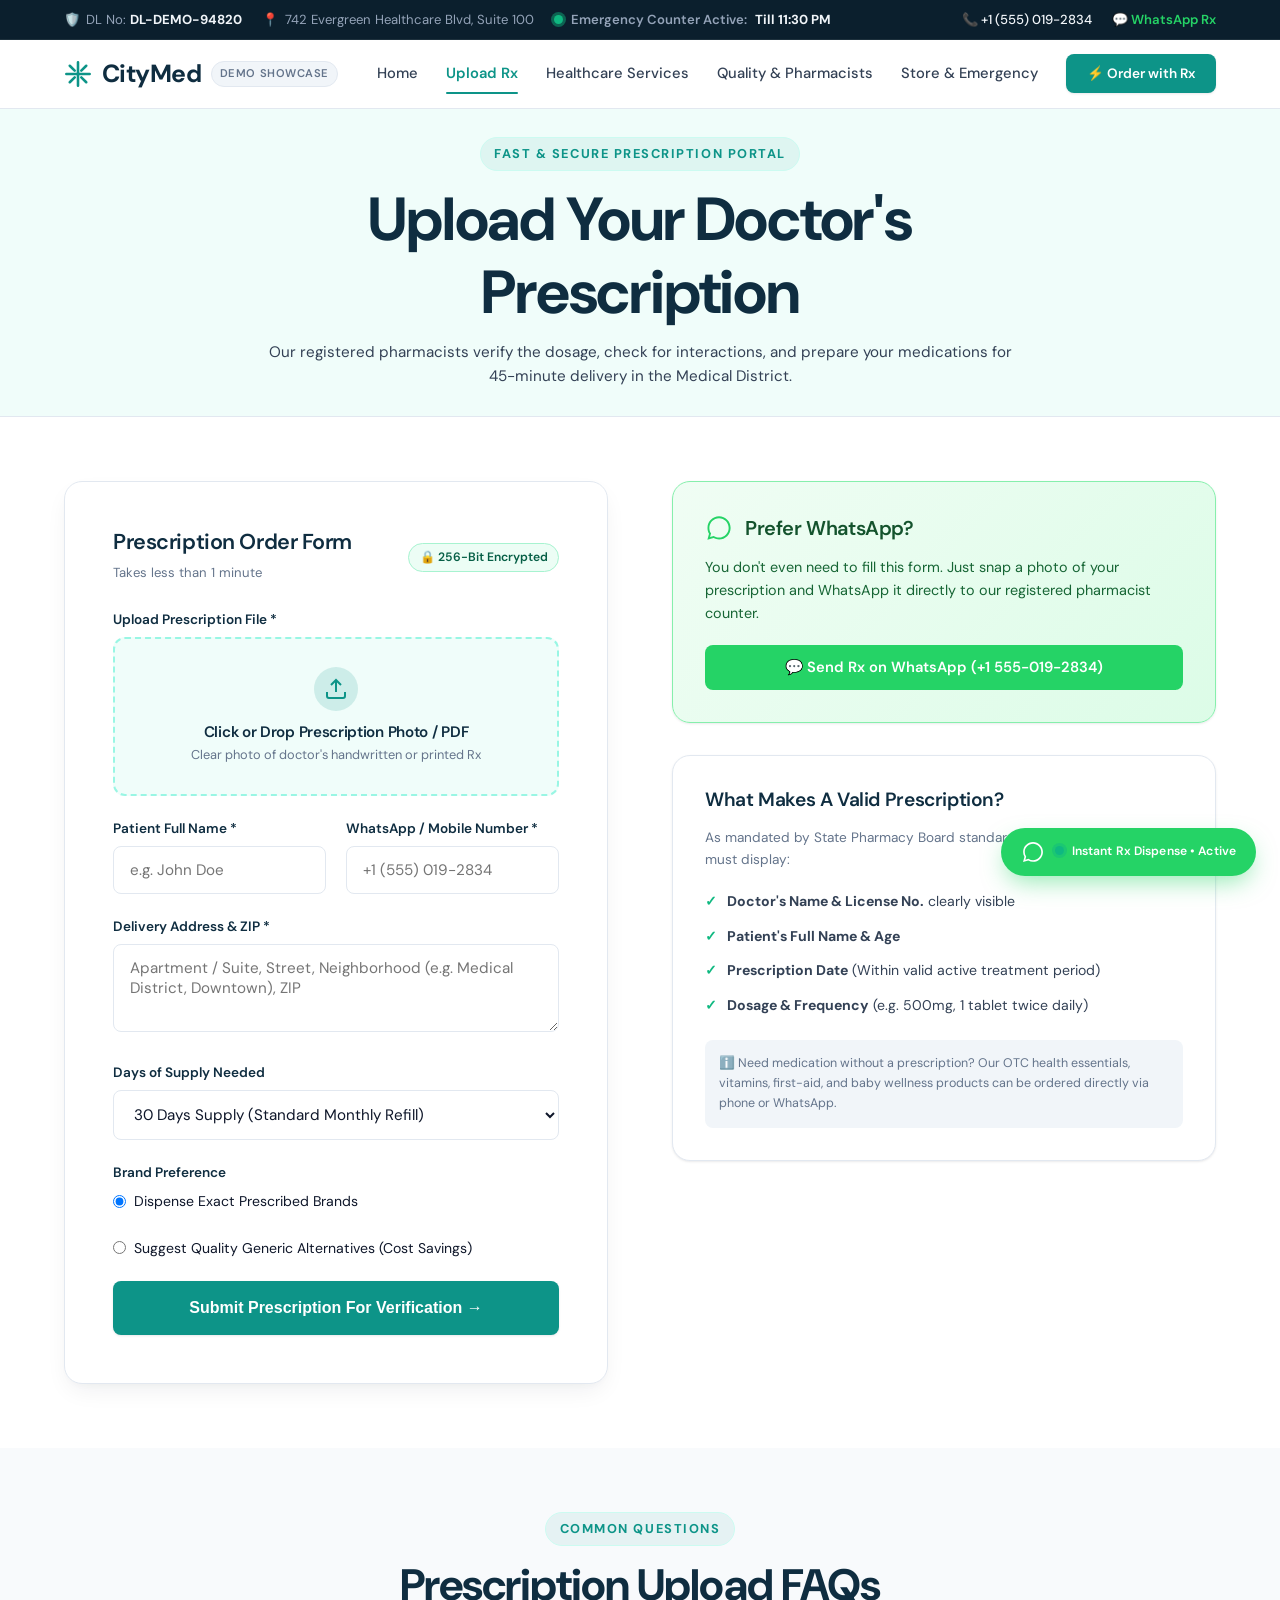
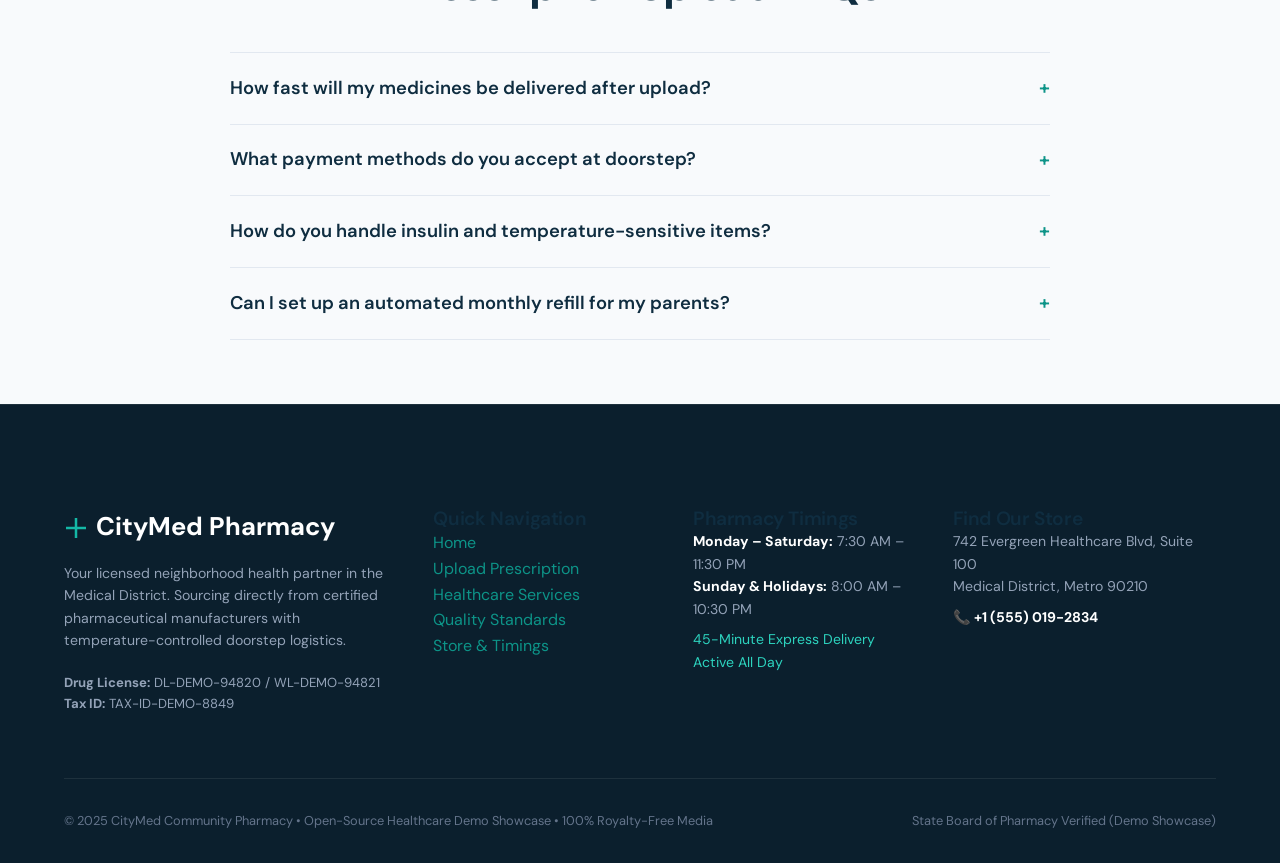
<file: prescription.html>
<!DOCTYPE html>
<html lang="en">
<head>
  <meta charset="UTF-8">
  <meta name="viewport" content="width=device-width, initial-scale=1.0">
  <title>Upload Doctor's Prescription — CityMed Community Pharmacy | Demo Showcase</title>
  <meta name="description" content="Upload your doctor prescription online for express home delivery. Verified by licensed pharmacists within 5 minutes. 100% genuine medicines.">
  <link rel="stylesheet" href="css/style.css">
  <script src="js/main.js" defer></script>
</head>
<body>

  <!-- Top Trust & Legal Header -->
  <div class="top-trust-bar">
    <div class="container top-trust-container">
      <div class="trust-badges-inline">
        <div class="trust-badge-item">
          <span>🛡️</span>
          <span>DL No: <strong>DL-DEMO-94820</strong></span>
        </div>
        <div class="trust-badge-item">
          <span>📍</span>
          <span>742 Evergreen Healthcare Blvd, Suite 100</span>
        </div>
        <div class="trust-badge-item">
          <span class="pulse-indicator"><span class="pulse-dot"></span> Emergency Counter Active: <strong>Till 11:30 PM</strong></span>
        </div>
      </div>
      <div class="top-contact-links">
        <a href="tel:+15550192834">📞 +1 (555) 019-2834</a>
        <a href="https://wa.me/15550192834" target="_blank" style="color: #25D366; font-weight: 600;">💬 WhatsApp Rx</a>
      </div>
    </div>
  </div>

  <!-- Primary Navigation -->
  <header class="navbar">
    <div class="container nav-container">
      <a href="index.html" class="brand-logo">
        <svg width="28" height="28" viewBox="0 0 24 24" fill="none" stroke="currentColor" stroke-width="2.2" stroke-linecap="round" stroke-linejoin="round">
          <path d="M12 2v20M2 12h20"/>
          <path d="m4.93 4.93 4.24 4.24M14.83 14.83l4.24 4.24M14.83 9.17l4.24-4.24M4.93 19.07l4.24-4.24"/>
        </svg>
        <span>CityMed</span>
        <span class="tag">Demo Showcase</span>
      </a>

      <button class="nav-toggle" aria-label="Toggle Navigation">
        <span></span><span></span><span></span>
      </button>

      <nav class="nav-menu">
        <a href="index.html" class="nav-link">Home</a>
        <a href="prescription.html" class="nav-link active">Upload Rx</a>
        <a href="services.html" class="nav-link">Healthcare Services</a>
        <a href="about.html" class="nav-link">Quality & Pharmacists</a>
        <a href="contact.html" class="nav-link">Store & Emergency</a>
        <a href="prescription.html" class="btn btn-primary" style="padding: 0.6rem 1.25rem; font-size: 0.85rem;">
          ⚡ Order with Rx
        </a>
      </nav>
    </div>
  </header>

  <!-- Page Header -->
  <section class="py-sm bg-teal-subtle reveal" style="border-bottom: 1px solid var(--color-border);">
    <div class="container text-center" style="max-width: 750px;">
      <div class="eyebrow eyebrow-pill">Fast & Secure Prescription Portal</div>
      <h1 style="margin-bottom: 0.6rem;">Upload Your Doctor's Prescription</h1>
      <p style="margin-bottom: 0;">
        Our registered pharmacists verify the dosage, check for interactions, and prepare your medications for 45-minute delivery in the Medical District.
      </p>
    </div>
  </section>

  <!-- Upload Tool Section -->
  <section class="py-section bg-canvas">
    <div class="container split-layout" style="align-items: start;">
      
      <!-- Left: Interactive Upload Form -->
      <div class="form-card reveal">
        <div style="display: flex; justify-content: space-between; align-items: center; margin-bottom: 1.5rem; flex-wrap: wrap; gap: 0.5rem;">
          <div>
            <h3 style="font-size: 1.35rem; margin-bottom: 0.2rem;">Prescription Order Form</h3>
            <span style="font-size: 0.82rem; color: var(--color-muted);">Takes less than 1 minute</span>
          </div>
          <span style="font-size: 0.76rem; background: var(--color-success-soft); color: #065f46; border: 1px solid #a7f3d0; padding: 0.25rem 0.65rem; border-radius: var(--radius-pill); font-weight: 600;">
            🔒 256-Bit Encrypted
          </span>
        </div>

        <form id="fullRxUploadForm">
          <div class="form-group">
            <label class="form-label">Upload Prescription File *</label>
            <div class="rx-drop-zone">
              <div class="rx-drop-icon">
                <svg width="24" height="24" viewBox="0 0 24 24" fill="none" stroke="currentColor" stroke-width="2"><path d="M21 15v4a2 2 0 0 1-2 2H5a2 2 0 0 1-2-2v-4"/><polyline points="17 8 12 3 7 8"/><line x1="12" y1="3" x2="12" y2="15"/></svg>
              </div>
              <h4>Click or Drop Prescription Photo / PDF</h4>
              <p>Clear photo of doctor's handwritten or printed Rx</p>
              <input type="file" required style="display: none;">
            </div>
            <div class="form-error">Please attach your prescription image or PDF</div>
          </div>

          <div class="form-row">
            <div class="form-group">
              <label class="form-label" for="rxPatientName">Patient Full Name *</label>
              <input type="text" id="rxPatientName" class="form-control" placeholder="e.g. John Doe" required>
              <div class="form-error">Please enter patient name</div>
            </div>
            <div class="form-group">
              <label class="form-label" for="rxPhone">WhatsApp / Mobile Number *</label>
              <input type="tel" id="rxPhone" class="form-control" placeholder="+1 (555) 019-2834" required>
              <div class="form-error">Please enter a valid mobile number</div>
            </div>
          </div>

          <div class="form-group">
            <label class="form-label" for="rxAddress">Delivery Address & ZIP *</label>
            <textarea id="rxAddress" class="form-control" rows="3" placeholder="Apartment / Suite, Street, Neighborhood (e.g. Medical District, Downtown), ZIP" required></textarea>
            <div class="form-error">Please enter delivery address</div>
          </div>

          <div class="form-group">
            <label class="form-label" for="rxDays">Days of Supply Needed</label>
            <select id="rxDays" class="form-control">
              <option value="30">30 Days Supply (Standard Monthly Refill)</option>
              <option value="15">15 Days Supply</option>
              <option value="60">60 Days Supply</option>
              <option value="full">Exact Doctor Duration on Rx</option>
            </select>
          </div>

          <div class="form-group">
            <label class="form-label">Brand Preference</label>
            <div style="display: flex; gap: 1.5rem; flex-wrap: wrap; margin-top: 0.25rem;">
              <label style="display: inline-flex; align-items: center; gap: 0.5rem; font-size: 0.88rem;">
                <input type="radio" name="genericPref" value="doctor" checked> Dispense Exact Prescribed Brands
              </label>
              <label style="display: inline-flex; align-items: center; gap: 0.5rem; font-size: 0.88rem;">
                <input type="radio" name="genericPref" value="cheaper"> Suggest Quality Generic Alternatives (Cost Savings)
              </label>
            </div>
          </div>

          <button type="submit" class="btn btn-primary" style="width: 100%; padding: 0.95rem; font-size: 1rem;">
            Submit Prescription For Verification &rarr;
          </button>

          <div class="form-success-alert">
            ✅ Prescription successfully received! Pharmacist Dr. Sarah Jenkins is reviewing your file. You will receive an itemized bill with estimated delivery time on your WhatsApp within 5–10 minutes.
          </div>
        </form>
      </div>

      <!-- Right: Alternative 1-Tap WhatsApp Upload & Rx Guide -->
      <div class="reveal reveal-delay-2">
        <!-- Instant WhatsApp Card -->
        <div style="background: linear-gradient(135deg, #f0fdf4 0%, #dcfce7 100%); border: 1px solid #86efac; border-radius: var(--radius-lg); padding: 2rem; margin-bottom: 2rem; box-shadow: var(--shadow-sm);">
          <div style="display: flex; align-items: center; gap: 0.75rem; margin-bottom: 0.85rem;">
            <svg width="28" height="28" viewBox="0 0 24 24" fill="#25D366"><path d="M12.04 2C6.58 2 2.13 6.45 2.13 11.91C2.13 13.66 2.59 15.36 3.45 16.86L2.05 22L7.3 20.62C8.75 21.41 10.38 21.83 12.04 21.83C17.5 21.83 21.95 17.38 21.95 11.92C21.95 6.46 17.5 2 12.04 2M12.05 3.67C16.58 3.67 20.28 7.37 20.28 11.92C20.28 16.46 16.58 20.17 12.05 20.17C10.51 20.17 9.04 19.75 7.77 18.99L7.46 18.81L4.35 19.63L5.19 16.6L4.99 16.29C4.16 14.97 3.72 13.47 3.72 11.91C3.72 7.37 7.42 3.67 12.05 3.67Z"/></svg>
            <h3 style="font-size: 1.25rem; color: #14532d; margin-bottom: 0;">Prefer WhatsApp?</h3>
          </div>
          <p style="font-size: 0.9rem; color: #166534; margin-bottom: 1.25rem;">
            You don't even need to fill this form. Just snap a photo of your prescription and WhatsApp it directly to our registered pharmacist counter.
          </p>
          <a href="https://wa.me/15550192834?text=Hi%20CityMed%2C%20I%20am%20sharing%20my%20prescription%20photo%20for%20home%20delivery" target="_blank" class="btn btn-whatsapp" style="width: 100%;">
            💬 Send Rx on WhatsApp (+1 555-019-2834)
          </a>
        </div>

        <!-- Valid Prescription Checklist -->
        <div style="background: #ffffff; border: 1px solid var(--color-border); border-radius: var(--radius-lg); padding: 2rem; box-shadow: var(--shadow-sm);">
          <h4 style="margin-bottom: 1rem; color: var(--color-primary);">What Makes A Valid Prescription?</h4>
          <p style="font-size: 0.85rem; color: var(--color-muted); margin-bottom: 1.25rem;">
            As mandated by State Pharmacy Board standards, a valid prescription must display:
          </p>

          <ul style="display: flex; flex-direction: column; gap: 0.75rem; font-size: 0.88rem; color: var(--color-text-subtle);">
            <li style="display: flex; gap: 0.6rem; align-items: flex-start;">
              <span style="color: var(--color-success); font-weight: 700;">✓</span>
              <span><strong>Doctor's Name & License No.</strong> clearly visible</span>
            </li>
            <li style="display: flex; gap: 0.6rem; align-items: flex-start;">
              <span style="color: var(--color-success); font-weight: 700;">✓</span>
              <span><strong>Patient's Full Name & Age</strong></span>
            </li>
            <li style="display: flex; gap: 0.6rem; align-items: flex-start;">
              <span style="color: var(--color-success); font-weight: 700;">✓</span>
              <span><strong>Prescription Date</strong> (Within valid active treatment period)</span>
            </li>
            <li style="display: flex; gap: 0.6rem; align-items: flex-start;">
              <span style="color: var(--color-success); font-weight: 700;">✓</span>
              <span><strong>Dosage & Frequency</strong> (e.g. 500mg, 1 tablet twice daily)</span>
            </li>
          </ul>

          <div style="margin-top: 1.5rem; padding: 0.85rem; background: var(--color-surface-subtle); border-radius: var(--radius-sm); font-size: 0.78rem; color: var(--color-muted);">
            ℹ️ Need medication without a prescription? Our OTC health essentials, vitamins, first-aid, and baby wellness products can be ordered directly via phone or WhatsApp.
          </div>
        </div>
      </div>

    </div>
  </section>

  <!-- FAQ Section -->
  <section class="py-section bg-surface">
    <div class="container" style="max-width: 820px;">
      <div class="text-center reveal" style="margin-bottom: 2.5rem;">
        <div class="eyebrow eyebrow-pill">Common Questions</div>
        <h2>Prescription Upload FAQs</h2>
      </div>

      <div class="accordion reveal">
        <div class="accordion-item">
          <div class="accordion-header">
            <span>How fast will my medicines be delivered after upload?</span>
            <span class="accordion-icon">+</span>
          </div>
          <div class="accordion-content">
            <div class="accordion-body">
              Within the Medical District, Downtown, and West End, deliveries arrive in 35–45 minutes. For other metro neighborhoods, delivery takes 60–90 minutes via our temperature-controlled couriers.
            </div>
          </div>
        </div>

        <div class="accordion-item">
          <div class="accordion-header">
            <span>What payment methods do you accept at doorstep?</span>
            <span class="accordion-icon">+</span>
          </div>
          <div class="accordion-content">
            <div class="accordion-body">
              We accept Credit/Debit cards via portable contactless terminals, digital mobile payments (Apple Pay, Google Pay), and Cash on Delivery (COD).
            </div>
          </div>
        </div>

        <div class="accordion-item">
          <div class="accordion-header">
            <span>How do you handle insulin and temperature-sensitive items?</span>
            <span class="accordion-icon">+</span>
          </div>
          <div class="accordion-content">
            <div class="accordion-body">
              All temperature-sensitive medicines (insulins, GLP-1 pens, biological eye drops, pediatric vaccines) are stored in dedicated 2°C–8°C digital medical refrigerators and transported in sealed insulated gel-pack bags.
            </div>
          </div>
        </div>

        <div class="accordion-item">
          <div class="accordion-header">
            <span>Can I set up an automated monthly refill for my parents?</span>
            <span class="accordion-icon">+</span>
          </div>
          <div class="accordion-content">
            <div class="accordion-body">
              Yes! Our Chronic Care Refill program automatically prepares your family's monthly medications on your preferred calendar day with an automatic 15% discount. Our pharmacist calls 3 days prior to confirm.
            </div>
          </div>
        </div>
      </div>
    </div>
  </section>

  <!-- Footer -->
  <footer class="footer-pharmacy">
    <div class="container">
      <div class="footer-grid">
        <div>
          <div class="footer-logo">
            <svg width="24" height="24" viewBox="0 0 24 24" fill="none" stroke="currentColor" stroke-width="2.5"><path d="M12 2v20M2 12h20"/></svg>
            <span>CityMed Pharmacy</span>
          </div>
          <p class="footer-desc">
            Your licensed neighborhood health partner in the Medical District. Sourcing directly from certified pharmaceutical manufacturers with temperature-controlled doorstep logistics.
          </p>
          <div style="font-size: 0.82rem; color: #94a3b8;">
            <div><strong>Drug License:</strong> DL-DEMO-94820 / WL-DEMO-94821</div>
            <div><strong>Tax ID:</strong> TAX-ID-DEMO-8849</div>
          </div>
        </div>

        <div>
          <h4>Quick Navigation</h4>
          <ul>
            <li><a href="index.html">Home</a></li>
            <li><a href="prescription.html">Upload Prescription</a></li>
            <li><a href="services.html">Healthcare Services</a></li>
            <li><a href="about.html">Quality Standards</a></li>
            <li><a href="contact.html">Store & Timings</a></li>
          </ul>
        </div>

        <div>
          <h4>Pharmacy Timings</h4>
          <ul style="font-size: 0.88rem; color: #94a3b8;">
            <li><strong style="color: #fff;">Monday – Saturday:</strong> 7:30 AM – 11:30 PM</li>
            <li><strong style="color: #fff;">Sunday & Holidays:</strong> 8:00 AM – 10:30 PM</li>
            <li style="margin-top: 0.5rem; color: #2dd4bf;">45-Minute Express Delivery Active All Day</li>
          </ul>
        </div>

        <div>
          <h4>Find Our Store</h4>
          <ul style="font-size: 0.88rem; color: #94a3b8;">
            <li>742 Evergreen Healthcare Blvd, Suite 100</li>
            <li>Medical District, Metro 90210</li>
            <li style="margin-top: 0.5rem;">
              <a href="tel:+15550192834" style="color: #fff; font-weight: 700;">📞 +1 (555) 019-2834</a>
            </li>
          </ul>
        </div>
      </div>

      <div class="footer-bottom">
        <div>&copy; 2025 CityMed Community Pharmacy • Open-Source Healthcare Demo Showcase • 100% Royalty-Free Media</div>
        <div>State Board of Pharmacy Verified (Demo Showcase)</div>
      </div>
    </div>
  </footer>

  <!-- WhatsApp Floating Button -->
  <a href="https://wa.me/15550192834?text=Hi%20CityMed%2C%20here%20is%20my%20prescription" class="wa-float-btn" target="_blank" rel="noopener noreferrer" aria-label="Chat on WhatsApp">
    <svg width="24" height="24" viewBox="0 0 24 24" fill="currentColor">
      <path d="M12.04 2C6.58 2 2.13 6.45 2.13 11.91C2.13 13.66 2.59 15.36 3.45 16.86L2.05 22L7.3 20.62C8.75 21.41 10.38 21.83 12.04 21.83C17.5 21.83 21.95 17.38 21.95 11.92C21.95 6.46 17.5 2 12.04 2M12.05 3.67C16.58 3.67 20.28 7.37 20.28 11.92C20.28 16.46 16.58 20.17 12.05 20.17C10.51 20.17 9.04 19.75 7.77 18.99L7.46 18.81L4.35 19.63L5.19 16.6L4.99 16.29C4.16 14.97 3.72 13.47 3.72 11.91C3.72 7.37 7.42 3.67 12.05 3.67Z"/>
    </svg>
    <span class="wa-float-badge"><span class="pulse-dot" style="margin-right: 4px;"></span> Instant Rx Dispense • Active</span>
  </a>

</body>
</html>
</file>
<file: css/style.css>
@import url('https://fonts.googleapis.com/css2?family=DM+Sans:ital,opsz,wght@0,9..40,400;0,9..40,500;0,9..40,600;0,9..40,700;1,9..40,400;1,500&display=swap');

:root {
  /* Trust Form — Clinical Modern Palette */
  --color-canvas: #ffffff;
  --color-surface: #f8fafc;
  --color-surface-subtle: #f1f5f9;
  --color-surface-teal: #f0fdfa;
  --color-surface-card: #ffffff;
  
  --color-text: #0f172a;           /* Deep readable medical slate */
  --color-text-subtle: #334155;    /* Clear secondary text */
  --color-muted: #64748b;          /* Meta text / labels */
  --color-border: #e2e8f0;         /* Crisp boundary */
  --color-border-teal: #ccfbf1;
  
  --color-primary: #0f2d40;        /* Trust navy */
  --color-primary-dark: #0a1f2c;
  --color-accent: #0d9488;         /* Clinical teal (primary action) */
  --color-accent-hover: #0f766e;
  --color-accent-light: #14b8a6;
  --color-accent-soft: rgba(13, 148, 136, 0.08);
  
  --color-success: #10b981;        /* Rx verified green */
  --color-success-soft: #ecfdf5;
  --color-warning: #f59e0b;
  --color-danger: #ef4444;
  
  --font-family: 'DM Sans', -apple-system, BlinkMacSystemFont, 'Segoe UI', Roboto, sans-serif;
  
  --space-2xs: 0.25rem;
  --space-xs: 0.5rem;
  --space-sm: 1rem;
  --space-md: 1.75rem;
  --space-lg: clamp(2.5rem, 5vw, 4.5rem);
  --space-xl: clamp(4rem, 8vw, 7rem);
  
  --radius-xs: 4px;
  --radius-sm: 8px;
  --radius-md: 12px;
  --radius-lg: 18px;
  --radius-pill: 9999px;
  
  --shadow-sm: 0 1px 3px rgba(15, 23, 42, 0.06), 0 1px 2px rgba(15, 23, 42, 0.04);
  --shadow-md: 0 10px 25px -5px rgba(15, 23, 42, 0.07), 0 4px 10px -2px rgba(15, 23, 42, 0.03);
  --shadow-lg: 0 20px 35px -8px rgba(15, 23, 42, 0.1), 0 8px 16px -4px rgba(15, 23, 42, 0.04);
  --shadow-teal: 0 10px 25px -5px rgba(13, 148, 136, 0.3);
  
  --transition-fast: 0.18s ease;
  --transition-normal: 0.3s cubic-bezier(0.16, 1, 0.3, 1);
}

/* Reset & Base Standards */
*, *::before, *::after {
  box-sizing: border-box;
  margin: 0;
  padding: 0;
}

html {
  scroll-behavior: smooth;
  font-size: 16px;
  background-color: var(--color-canvas);
}

body {
  background-color: var(--color-canvas);
  color: var(--color-text);
  font-family: var(--font-family);
  font-weight: 400;
  line-height: 1.6;
  -webkit-font-smoothing: antialiased;
  overflow-x: hidden;
}

/* Typography Scale */
h1, h2, h3, h4, h5, h6 {
  color: var(--color-primary);
  font-weight: 700;
  line-height: 1.2;
  letter-spacing: -0.02em;
}

h1 { font-size: clamp(2.35rem, 5vw, 3.8rem); font-weight: 700; }
h2 { font-size: clamp(1.85rem, 3.5vw, 2.75rem); }
h3 { font-size: clamp(1.25rem, 2.2vw, 1.75rem); font-weight: 600; }
h4 { font-size: clamp(1.05rem, 1.5vw, 1.25rem); font-weight: 600; }

p {
  color: var(--color-text-subtle);
  margin-bottom: 1.2rem;
  font-size: clamp(0.95rem, 1.05vw, 1.05rem);
}
p:last-child { margin-bottom: 0; }

a {
  color: var(--color-accent);
  text-decoration: none;
  transition: color var(--transition-fast);
}
a:hover { color: var(--color-accent-hover); }

img {
  max-width: 100%;
  height: auto;
  display: block;
}

ul { list-style: none; }

/* Containers & Utilities */
.container {
  width: 90%;
  max-width: 1260px;
  margin: 0 auto;
}

.text-center { text-align: center; }
.py-section { padding-top: var(--space-lg); padding-bottom: var(--space-lg); }
.py-sm { padding-top: var(--space-md); padding-bottom: var(--space-md); }
.bg-surface { background-color: var(--color-surface); }
.bg-teal-subtle { background-color: var(--color-surface-teal); }
.bg-navy { background-color: var(--color-primary); color: #ffffff; }
.bg-navy h1, .bg-navy h2, .bg-navy h3, .bg-navy h4 { color: #ffffff; }
.bg-navy p { color: #cbd5e1; }

/* Trust Badges & Eyebrows */
.eyebrow {
  display: inline-flex;
  align-items: center;
  gap: 0.5rem;
  font-size: 0.8rem;
  font-weight: 700;
  text-transform: uppercase;
  letter-spacing: 0.12em;
  color: var(--color-accent);
  margin-bottom: 0.85rem;
}
.eyebrow-pill {
  padding: 0.35rem 0.85rem;
  background-color: var(--color-accent-soft);
  border: 1px solid var(--color-border-teal);
  border-radius: var(--radius-pill);
}

/* Top Trust Bar (DL Number, Timing, Contact) */
.top-trust-bar {
  background-color: #0b1f2d;
  color: #94a3b8;
  font-size: 0.82rem;
  padding: 0.55rem 0;
  border-bottom: 1px solid rgba(255, 255, 255, 0.08);
}
.top-trust-container {
  display: flex;
  justify-content: space-between;
  align-items: center;
  flex-wrap: wrap;
  gap: 0.75rem;
}
.trust-badges-inline {
  display: flex;
  align-items: center;
  gap: 1.25rem;
}
.trust-badge-item {
  display: inline-flex;
  align-items: center;
  gap: 0.4rem;
}
.trust-badge-item strong {
  color: #f1f5f9;
}
.top-contact-links {
  display: flex;
  align-items: center;
  gap: 1.25rem;
}
.top-contact-links a {
  color: #f1f5f9;
  font-weight: 500;
}
.top-contact-links a:hover {
  color: var(--color-accent-light);
}

/* Navigation Header */
.navbar {
  position: sticky;
  top: 0;
  left: 0;
  width: 100%;
  background-color: rgba(255, 255, 255, 0.98);
  backdrop-filter: blur(10px);
  -webkit-backdrop-filter: blur(10px);
  border-bottom: 1px solid var(--color-border);
  z-index: 1000;
  padding: 0.9rem 0;
  transition: all var(--transition-fast);
}
.nav-container {
  display: flex;
  justify-content: space-between;
  align-items: center;
}
.brand-logo {
  display: flex;
  align-items: center;
  gap: 0.6rem;
  font-size: 1.55rem;
  font-weight: 700;
  color: var(--color-primary);
  letter-spacing: -0.02em;
}
.brand-logo svg {
  color: var(--color-accent);
}
.brand-logo span.tag {
  font-size: 0.7rem;
  font-weight: 600;
  color: var(--color-muted);
  background: var(--color-surface-subtle);
  padding: 0.2rem 0.5rem;
  border-radius: var(--radius-pill);
  border: 1px solid var(--color-border);
  letter-spacing: 0.05em;
  text-transform: uppercase;
}
.nav-menu {
  display: flex;
  align-items: center;
  gap: 1.75rem;
}
.nav-link {
  font-size: 0.92rem;
  font-weight: 500;
  color: var(--color-text-subtle);
  position: relative;
  padding: 0.3rem 0;
}
.nav-link:hover, .nav-link.active {
  color: var(--color-accent);
}
.nav-link.active {
  font-weight: 600;
}
.nav-link.active::after {
  content: '';
  position: absolute;
  bottom: -4px;
  left: 0;
  width: 100%;
  height: 2px;
  background-color: var(--color-accent);
  border-radius: var(--radius-pill);
}

.nav-actions {
  display: flex;
  align-items: center;
  gap: 0.85rem;
}

/* Mobile Toggle */
.nav-toggle {
  display: none;
  background: none;
  border: none;
  cursor: pointer;
  padding: 0.4rem;
}
.nav-toggle span {
  display: block;
  width: 24px;
  height: 2px;
  background-color: var(--color-primary);
  margin: 5px 0;
  transition: var(--transition-fast);
}

/* Buttons */
.btn {
  display: inline-flex;
  align-items: center;
  justify-content: center;
  gap: 0.5rem;
  padding: 0.75rem 1.6rem;
  font-size: 0.92rem;
  font-weight: 600;
  border-radius: var(--radius-sm);
  cursor: pointer;
  transition: all var(--transition-fast);
  border: 1px solid transparent;
  line-height: 1.3;
}
.btn-primary {
  background-color: var(--color-accent);
  color: #ffffff;
  box-shadow: var(--shadow-sm);
}
.btn-primary:hover {
  background-color: var(--color-accent-hover);
  color: #ffffff;
  box-shadow: var(--shadow-teal);
  transform: translateY(-1px);
}
.btn-secondary {
  background-color: var(--color-primary);
  color: #ffffff;
}
.btn-secondary:hover {
  background-color: var(--color-primary-dark);
  color: #ffffff;
  transform: translateY(-1px);
}
.btn-outline {
  background-color: transparent;
  border-color: var(--color-border);
  color: var(--color-text);
}
.btn-outline:hover {
  border-color: var(--color-accent);
  color: var(--color-accent);
  background-color: var(--color-accent-soft);
}
.btn-whatsapp {
  background-color: #25D366;
  color: #ffffff;
  font-weight: 600;
}
.btn-whatsapp:hover {
  background-color: #1eb956;
  color: #ffffff;
  transform: translateY(-1px);
  box-shadow: 0 8px 20px rgba(37, 211, 102, 0.35);
}
.btn-call {
  background-color: #f1f5f9;
  color: var(--color-primary);
  border: 1px solid var(--color-border);
}
.btn-call:hover {
  background-color: #e2e8f0;
  color: var(--color-primary-dark);
}

/* ===================================================
   HERO & QUICK CONVERSION AREA
   =================================================== */
.hero-pharmacy {
  position: relative;
  background: linear-gradient(135deg, #f0fdfa 0%, #ffffff 50%, #f8fafc 100%);
  padding: clamp(3rem, 6vw, 5.5rem) 0 3rem;
  border-bottom: 1px solid var(--color-border);
  overflow: hidden;
}
.hero-grid {
  display: grid;
  grid-template-columns: 1fr;
  gap: var(--space-lg);
  align-items: center;
}
@media (min-width: 960px) {
  .hero-grid {
    grid-template-columns: 1.15fr 0.85fr;
  }
}

.hero-text h1 {
  margin-bottom: 1.25rem;
  color: var(--color-primary);
}
.hero-text h1 span.highlight {
  color: var(--color-accent);
}
.hero-desc {
  font-size: clamp(1.05rem, 1.25vw, 1.2rem);
  color: var(--color-text-subtle);
  margin-bottom: 2rem;
  max-width: 580px;
}
.hero-cta-group {
  display: flex;
  align-items: center;
  gap: 1rem;
  flex-wrap: wrap;
  margin-bottom: 2.25rem;
}

/* 4 Trust Micro-Pillars under Hero */
.hero-trust-row {
  display: grid;
  grid-template-columns: repeat(2, 1fr);
  gap: 1rem;
  border-top: 1px solid var(--color-border);
  padding-top: 1.5rem;
}
@media (min-width: 600px) {
  .hero-trust-row {
    grid-template-columns: repeat(4, 1fr);
  }
}
.hero-trust-col {
  display: flex;
  align-items: flex-start;
  gap: 0.65rem;
}
.hero-trust-col svg {
  color: var(--color-accent);
  flex-shrink: 0;
  margin-top: 0.15rem;
}
.hero-trust-col h4 {
  font-size: 0.86rem;
  font-weight: 700;
  margin-bottom: 0.15rem;
}
.hero-trust-col p {
  font-size: 0.76rem;
  color: var(--color-muted);
  line-height: 1.35;
  margin-bottom: 0;
}

/* Quick Rx Upload Card (In Hero) */
.rx-quick-card {
  background-color: #ffffff;
  border: 1px solid var(--color-border);
  border-radius: var(--radius-lg);
  padding: clamp(1.5rem, 3vw, 2.25rem);
  box-shadow: var(--shadow-lg);
  position: relative;
}
.rx-card-badge {
  display: inline-flex;
  align-items: center;
  gap: 0.4rem;
  background-color: var(--color-success-soft);
  color: #065f46;
  font-size: 0.76rem;
  font-weight: 700;
  text-transform: uppercase;
  padding: 0.3rem 0.75rem;
  border-radius: var(--radius-pill);
  border: 1px solid #a7f3d0;
  margin-bottom: 1rem;
}
.rx-drop-zone {
  border: 2px dashed #99f6e4;
  background-color: #f0fdfa;
  border-radius: var(--radius-md);
  padding: 1.75rem 1.25rem;
  text-align: center;
  cursor: pointer;
  transition: all var(--transition-fast);
  margin-bottom: 1.25rem;
}
.rx-drop-zone:hover {
  background-color: #ccfbf1;
  border-color: var(--color-accent);
}
.rx-drop-icon {
  width: 44px;
  height: 44px;
  margin: 0 auto 0.75rem;
  background-color: rgba(13, 148, 136, 0.15);
  border-radius: 50%;
  display: flex;
  align-items: center;
  justify-content: center;
  color: var(--color-accent);
}
.rx-drop-zone h4 {
  font-size: 0.95rem;
  color: var(--color-primary);
  margin-bottom: 0.25rem;
}
.rx-drop-zone p {
  font-size: 0.8rem;
  color: var(--color-muted);
  margin-bottom: 0;
}
.rx-whatsapp-direct {
  display: flex;
  align-items: center;
  justify-content: space-between;
  background-color: #f8fafc;
  border: 1px solid var(--color-border);
  border-radius: var(--radius-sm);
  padding: 0.85rem 1rem;
}

/* ===================================================
   SERVICES & CARDS
   =================================================== */
.grid-3 {
  display: grid;
  grid-template-columns: 1fr;
  gap: 1.75rem;
}
@media (min-width: 680px) {
  .grid-3 { grid-template-columns: repeat(2, 1fr); }
}
@media (min-width: 1024px) {
  .grid-3 { grid-template-columns: repeat(3, 1fr); }
}

.grid-4 {
  display: grid;
  grid-template-columns: 1fr;
  gap: 1.5rem;
}
@media (min-width: 600px) {
  .grid-4 { grid-template-columns: repeat(2, 1fr); }
}
@media (min-width: 1024px) {
  .grid-4 { grid-template-columns: repeat(4, 1fr); }
}

.service-card {
  background-color: var(--color-surface-card);
  border: 1px solid var(--color-border);
  border-radius: var(--radius-md);
  padding: 2rem 1.75rem;
  box-shadow: var(--shadow-sm);
  transition: all var(--transition-fast);
  display: flex;
  flex-direction: column;
}
.service-card:hover {
  transform: translateY(-4px);
  box-shadow: var(--shadow-md);
  border-color: var(--color-border-teal);
}
.service-icon-box {
  width: 52px;
  height: 52px;
  border-radius: var(--radius-sm);
  background-color: var(--color-surface-teal);
  border: 1px solid var(--color-border-teal);
  color: var(--color-accent);
  display: flex;
  align-items: center;
  justify-content: center;
  margin-bottom: 1.25rem;
}
.service-icon-box svg {
  width: 26px;
  height: 26px;
}
.service-card h3 {
  margin-bottom: 0.6rem;
  font-size: 1.25rem;
}
.service-card p {
  font-size: 0.92rem;
  color: var(--color-muted);
  line-height: 1.55;
  margin-bottom: 1.25rem;
  flex: 1;
}
.service-link {
  display: inline-flex;
  align-items: center;
  gap: 0.4rem;
  font-weight: 600;
  font-size: 0.88rem;
  color: var(--color-accent);
}
.service-link:hover {
  gap: 0.6rem;
}

/* ===================================================
   QUALITY & COLD-CHAIN SECTION
   =================================================== */
.split-layout {
  display: grid;
  grid-template-columns: 1fr;
  gap: var(--space-lg);
  align-items: center;
}
@media (min-width: 900px) {
  .split-layout {
    grid-template-columns: 1fr 1fr;
  }
}
.quality-media-box {
  position: relative;
  aspect-ratio: 4 / 3.2;
  border-radius: var(--radius-lg);
  overflow: hidden;
  box-shadow: var(--shadow-lg);
  border: 1px solid var(--color-border);
}
.quality-media-box img {
  width: 100%;
  height: 100%;
  object-fit: cover;
}
.quality-stat-overlay {
  position: absolute;
  bottom: 1.25rem;
  left: 1.25rem;
  background: rgba(255, 255, 255, 0.96);
  backdrop-filter: blur(8px);
  padding: 1rem 1.35rem;
  border-radius: var(--radius-md);
  box-shadow: var(--shadow-md);
  border: 1px solid var(--color-border);
  max-width: 260px;
}
.quality-stat-overlay strong {
  display: block;
  font-size: 1.35rem;
  color: var(--color-primary);
  line-height: 1.1;
}
.quality-stat-overlay span {
  font-size: 0.78rem;
  color: var(--color-muted);
}

.check-list {
  display: flex;
  flex-direction: column;
  gap: 1rem;
  margin: 1.5rem 0 2rem;
}
.check-item {
  display: flex;
  align-items: flex-start;
  gap: 0.75rem;
}
.check-icon {
  width: 22px;
  height: 22px;
  border-radius: 50%;
  background-color: var(--color-success-soft);
  color: var(--color-success);
  display: flex;
  align-items: center;
  justify-content: center;
  font-size: 0.8rem;
  font-weight: 700;
  flex-shrink: 0;
  margin-top: 0.2rem;
}

/* ===================================================
   60-MINUTE DELIVERY PROCESS
   =================================================== */
.step-card {
  background-color: #ffffff;
  border: 1px solid var(--color-border);
  border-radius: var(--radius-md);
  padding: 1.75rem;
  box-shadow: var(--shadow-sm);
  position: relative;
}
.step-num {
  font-size: 0.8rem;
  font-weight: 700;
  color: var(--color-accent);
  background-color: var(--color-accent-soft);
  display: inline-block;
  padding: 0.25rem 0.65rem;
  border-radius: var(--radius-pill);
  margin-bottom: 0.85rem;
}
.step-card h4 {
  font-size: 1.15rem;
  margin-bottom: 0.5rem;
}
.step-card p {
  font-size: 0.88rem;
  color: var(--color-muted);
  line-height: 1.5;
  margin-bottom: 0;
}

/* ===================================================
   PHARMACISTS & TEAM
   =================================================== */
.pharmacist-card {
  background-color: #ffffff;
  border: 1px solid var(--color-border);
  border-radius: var(--radius-md);
  overflow: hidden;
  box-shadow: var(--shadow-sm);
}
.pharmacist-img {
  aspect-ratio: 4 / 3.8;
  overflow: hidden;
  background-color: var(--color-surface);
}
.pharmacist-img img {
  width: 100%;
  height: 100%;
  object-fit: cover;
}
.pharmacist-info {
  padding: 1.5rem;
}
.pharmacist-reg {
  font-size: 0.75rem;
  font-weight: 600;
  color: var(--color-accent);
  text-transform: uppercase;
  letter-spacing: 0.05em;
  margin-bottom: 0.35rem;
}
.pharmacist-info h3 {
  font-size: 1.25rem;
  margin-bottom: 0.25rem;
}
.pharmacist-title {
  font-size: 0.86rem;
  color: var(--color-muted);
  margin-bottom: 0.85rem;
}
.pharmacist-bio {
  font-size: 0.88rem;
  color: var(--color-text-subtle);
  line-height: 1.5;
  margin-bottom: 0;
}

/* ===================================================
   TESTIMONIALS & TRUST SIGNALS
   =================================================== */
.review-card {
  background-color: #ffffff;
  border: 1px solid var(--color-border);
  border-radius: var(--radius-md);
  padding: 1.75rem;
  box-shadow: var(--shadow-sm);
  display: flex;
  flex-direction: column;
  justify-content: space-between;
}
.review-stars {
  color: var(--color-warning);
  font-size: 1rem;
  letter-spacing: 0.1em;
  margin-bottom: 0.75rem;
}
.review-text {
  font-size: 0.95rem;
  color: var(--color-text);
  line-height: 1.55;
  margin-bottom: 1.25rem;
}
.reviewer-meta {
  display: flex;
  align-items: center;
  gap: 0.75rem;
  border-top: 1px solid var(--color-border);
  padding-top: 0.85rem;
}
.reviewer-avatar {
  width: 36px;
  height: 36px;
  border-radius: 50%;
  background-color: var(--color-surface-teal);
  color: var(--color-accent);
  display: flex;
  align-items: center;
  justify-content: center;
  font-weight: 700;
  font-size: 0.85rem;
}
.reviewer-name {
  font-size: 0.9rem;
  font-weight: 600;
  color: var(--color-primary);
}
.reviewer-badge {
  font-size: 0.75rem;
  color: var(--color-muted);
}

/* ===================================================
   FORMS & RX UPLOAD TOOL
   =================================================== */
.form-card {
  background-color: #ffffff;
  border: 1px solid var(--color-border);
  border-radius: var(--radius-lg);
  padding: clamp(1.75rem, 4vw, 3rem);
  box-shadow: var(--shadow-md);
}
.form-group {
  margin-bottom: 1.4rem;
}
.form-label {
  display: block;
  font-size: 0.85rem;
  font-weight: 600;
  color: var(--color-primary);
  margin-bottom: 0.4rem;
}
.form-control {
  width: 100%;
  padding: 0.8rem 1rem;
  font-family: var(--font-family);
  font-size: 0.95rem;
  background-color: #ffffff;
  border: 1px solid var(--color-border);
  border-radius: var(--radius-sm);
  color: var(--color-text);
  transition: border-color var(--transition-fast), box-shadow var(--transition-fast);
}
.form-control:focus {
  outline: none;
  border-color: var(--color-accent);
  box-shadow: 0 0 0 3px rgba(13, 148, 136, 0.15);
}
.form-row {
  display: grid;
  grid-template-columns: 1fr;
  gap: 1.25rem;
}
@media (min-width: 640px) {
  .form-row { grid-template-columns: 1fr 1fr; }
}

.form-error {
  color: var(--color-danger);
  font-size: 0.8rem;
  margin-top: 0.3rem;
  display: none;
}
.form-success-alert {
  background-color: var(--color-success-soft);
  border: 1px solid #6ee7b7;
  color: #065f46;
  padding: 1.2rem 1.5rem;
  border-radius: var(--radius-sm);
  margin-top: 1.5rem;
  font-weight: 500;
  display: none;
}

/* Accordion FAQ */
.accordion {
  border-top: 1px solid var(--color-border);
}
.accordion-item {
  border-bottom: 1px solid var(--color-border);
}
.accordion-header {
  padding: 1.25rem 0;
  cursor: pointer;
  display: flex;
  justify-content: space-between;
  align-items: center;
  font-size: 1.15rem;
  font-weight: 600;
  color: var(--color-primary);
  user-select: none;
  transition: color var(--transition-fast);
}
.accordion-header:hover {
  color: var(--color-accent);
}
.accordion-icon {
  font-size: 1.2rem;
  transition: transform var(--transition-fast);
  color: var(--color-accent);
}
.accordion-header.active .accordion-icon {
  transform: rotate(45deg);
}
.accordion-content {
  max-height: 0;
  overflow: hidden;
  transition: max-height 0.3s ease;
}
.accordion-body {
  padding: 0 0 1.25rem;
  color: var(--color-muted);
  font-size: 0.95rem;
  line-height: 1.6;
}

/* ===================================================
   FOOTER
   =================================================== */
.footer-pharmacy {
  background-color: #0b1f2d;
  color: #cbd5e1;
  padding: var(--space-xl) 0 2rem;
  border-top: 1px solid rgba(255, 255, 255, 0.08);
}
.footer-grid {
  display: grid;
  grid-template-columns: 1fr;
  gap: 2.5rem;
  margin-bottom: var(--space-lg);
}
@media (min-width: 640px) {
  .footer-grid { grid-template-columns: repeat(2, 1fr); }
}
@media (min-width: 1024px) {
  .footer-grid { grid-template-columns: 1.5fr 1fr 1fr 1.2fr; }
}
.footer-logo {
  font-size: 1.6rem;
  font-weight: 700;
  color: #ffffff;
  margin-bottom: 0.85rem;
  display: flex;
  align-items: center;
  gap: 0.5rem;
}
.footer-logo svg { color: var(--color-accent-light); }
.footer-desc {
  font-size: 0.88rem;
  color: #94a3b8;
  line-height: 1.6;
  margin-bottom: 1.25rem;
}
.footer h4 {
  font-size: 0.92rem;
  font-weight: 700;
  text-transform: uppercase;
  letter-spacing: 0.08em;
  color: #ffffff;
  margin-bottom: 1.2rem;
}
.footer ul {
  display: flex;
  flex-direction: column;
  gap: 0.65rem;
}
.footer a {
  color: #94a3b8;
  font-size: 0.88rem;
}
.footer a:hover {
  color: var(--color-accent-light);
}

.footer-bottom {
  border-top: 1px solid rgba(255, 255, 255, 0.08);
  padding-top: 2rem;
  display: flex;
  justify-content: space-between;
  align-items: center;
  flex-wrap: wrap;
  gap: 1rem;
  font-size: 0.8rem;
  color: #64748b;
}

/* Floating WhatsApp Lead Button */
.wa-float-btn {
  position: fixed;
  bottom: 24px;
  right: 24px;
  background-color: #25D366;
  color: #ffffff;
  border-radius: var(--radius-pill);
  padding: 12px 20px;
  display: flex;
  align-items: center;
  gap: 10px;
  box-shadow: 0 10px 25px -5px rgba(37, 211, 102, 0.5);
  z-index: 999;
  text-decoration: none;
  font-weight: 600;
  font-size: 0.88rem;
  transition: transform var(--transition-fast), box-shadow var(--transition-fast);
}
.wa-float-btn:hover {
  transform: translateY(-3px) scale(1.02);
  box-shadow: 0 14px 30px rgba(37, 211, 102, 0.6);
  color: #ffffff;
}
.wa-float-badge {
  font-size: 0.76rem;
  letter-spacing: 0.01em;
}
@media (max-width: 640px) {
  .wa-float-badge { display: none; }
  .wa-float-btn { padding: 14px; border-radius: 50%; }
}

/* Mobile Nav Overlay */
@media (max-width: 899px) {
  .nav-menu {
    position: fixed;
    top: 0;
    right: -100%;
    width: 82%;
    max-width: 360px;
    height: 100vh;
    background-color: #ffffff;
    flex-direction: column;
    align-items: flex-start;
    padding: 4rem 2rem;
    box-shadow: -10px 0 30px rgba(0, 0, 0, 0.15);
    transition: right var(--transition-normal);
  }
  .nav-menu.active {
    right: 0;
  }
  .nav-toggle {
    display: block;
    z-index: 1001;
  }
}

/* ===================================================
   SUBTLE ANIMATIONS & MICRO-INTERACTIONS
   =================================================== */

/* Live Pulsing Status Dot */
.pulse-indicator {
  display: inline-flex;
  align-items: center;
  gap: 0.5rem;
  font-weight: 600;
}
.pulse-dot {
  width: 9px;
  height: 9px;
  background-color: var(--color-success);
  border-radius: 50%;
  position: relative;
  display: inline-block;
  flex-shrink: 0;
}
.pulse-dot::after {
  content: '';
  position: absolute;
  inset: -3px;
  border-radius: 50%;
  background-color: rgba(16, 185, 129, 0.45);
  animation: pulseGlow 2s infinite cubic-bezier(0.24, 0, 0.38, 1);
}
@keyframes pulseGlow {
  0% { transform: scale(0.9); opacity: 0.9; }
  70% { transform: scale(2.4); opacity: 0; }
  100% { transform: scale(2.4); opacity: 0; }
}

/* Scroll Reveal */
.reveal {
  opacity: 0;
  transform: translateY(22px);
  transition: opacity 0.65s cubic-bezier(0.16, 1, 0.3, 1), transform 0.65s cubic-bezier(0.16, 1, 0.3, 1);
  will-change: opacity, transform;
}
.reveal.is-visible {
  opacity: 1;
  transform: translateY(0);
}
.reveal-delay-1 { transition-delay: 0.1s; }
.reveal-delay-2 { transition-delay: 0.2s; }
.reveal-delay-3 { transition-delay: 0.3s; }
.reveal-delay-4 { transition-delay: 0.4s; }

/* Interactive Card Elevations */
.service-card, .pharmacist-card, .review-card, .rx-quick-card {
  transition: transform 0.3s cubic-bezier(0.16, 1, 0.3, 1), box-shadow 0.3s cubic-bezier(0.16, 1, 0.3, 1), border-color 0.25s ease;
}
.service-card:hover, .pharmacist-card:hover {
  transform: translateY(-5px);
  box-shadow: 0 18px 36px -8px rgba(15, 45, 64, 0.1);
  border-color: #99f6e4;
}
.service-card:hover .service-icon-box {
  transform: scale(1.08) rotate(-3deg);
  background-color: var(--color-accent);
  color: #ffffff;
}
.service-icon-box {
  transition: transform 0.3s ease, background-color 0.3s ease, color 0.3s ease;
}

/* Service Card Image */
.service-card-media {
  width: 100%;
  height: 180px;
  overflow: hidden;
  border-radius: var(--radius-sm);
  margin-bottom: 1.25rem;
  background-color: var(--color-surface-subtle);
}
.service-card-media img {
  width: 100%;
  height: 100%;
  object-fit: cover;
  transition: transform 0.45s ease;
}
.service-card:hover .service-card-media img {
  transform: scale(1.06);
}

/* Stats Counter Strip */
.stats-strip {
  background: #ffffff;
  border-top: 1px solid var(--color-border);
  border-bottom: 1px solid var(--color-border);
  padding: 2.5rem 0;
}
.stats-grid {
  display: grid;
  grid-template-columns: repeat(2, 1fr);
  gap: 1.75rem 1rem;
}
@media (min-width: 768px) {
  .stats-grid {
    grid-template-columns: repeat(4, 1fr);
  }
}
.stat-item {
  text-align: center;
  position: relative;
}
.stat-item:not(:last-child)::after {
  content: '';
  position: absolute;
  right: -0.5rem;
  top: 15%;
  height: 70%;
  width: 1px;
  background: var(--color-border);
  display: none;
}
@media (min-width: 768px) {
  .stat-item:not(:last-child)::after {
    display: block;
  }
}
.stat-num {
  font-size: clamp(2.2rem, 3.8vw, 3rem);
  font-weight: 700;
  color: var(--color-accent);
  line-height: 1.1;
  letter-spacing: -0.03em;
}
.stat-label {
  font-size: 0.88rem;
  color: var(--color-text-subtle);
  font-weight: 600;
  margin-top: 0.4rem;
}
.stat-sub {
  font-size: 0.76rem;
  color: var(--color-muted);
  margin-top: 0.15rem;
}

/* Button Micro-Interactions */
.btn {
  position: relative;
  overflow: hidden;
}
.btn::after {
  content: '';
  position: absolute;
  top: -50%;
  left: -60%;
  width: 40%;
  height: 200%;
  background: linear-gradient(to right, rgba(255,255,255,0) 0%, rgba(255,255,255,0.25) 50%, rgba(255,255,255,0) 100%);
  transform: rotate(25deg);
  transition: transform 0.6s ease;
  pointer-events: none;
}
.btn:hover::after {
  transform: translate(320%, 0) rotate(25deg);
}

/* Smooth Image Loading */
img {
  transition: filter 0.3s ease, opacity 0.4s ease;
}

/* Respect Accessibility Reduced Motion */
@media (prefers-reduced-motion: reduce) {
  *, *::before, *::after {
    animation-duration: 0.01ms !important;
    animation-iteration-count: 1 !important;
    transition-duration: 0.01ms !important;
    scroll-behavior: auto !important;
  }
  .reveal {
    opacity: 1 !important;
    transform: none !important;
  }
  .pulse-dot::after {
    animation: none !important;
  }
}
</file>
